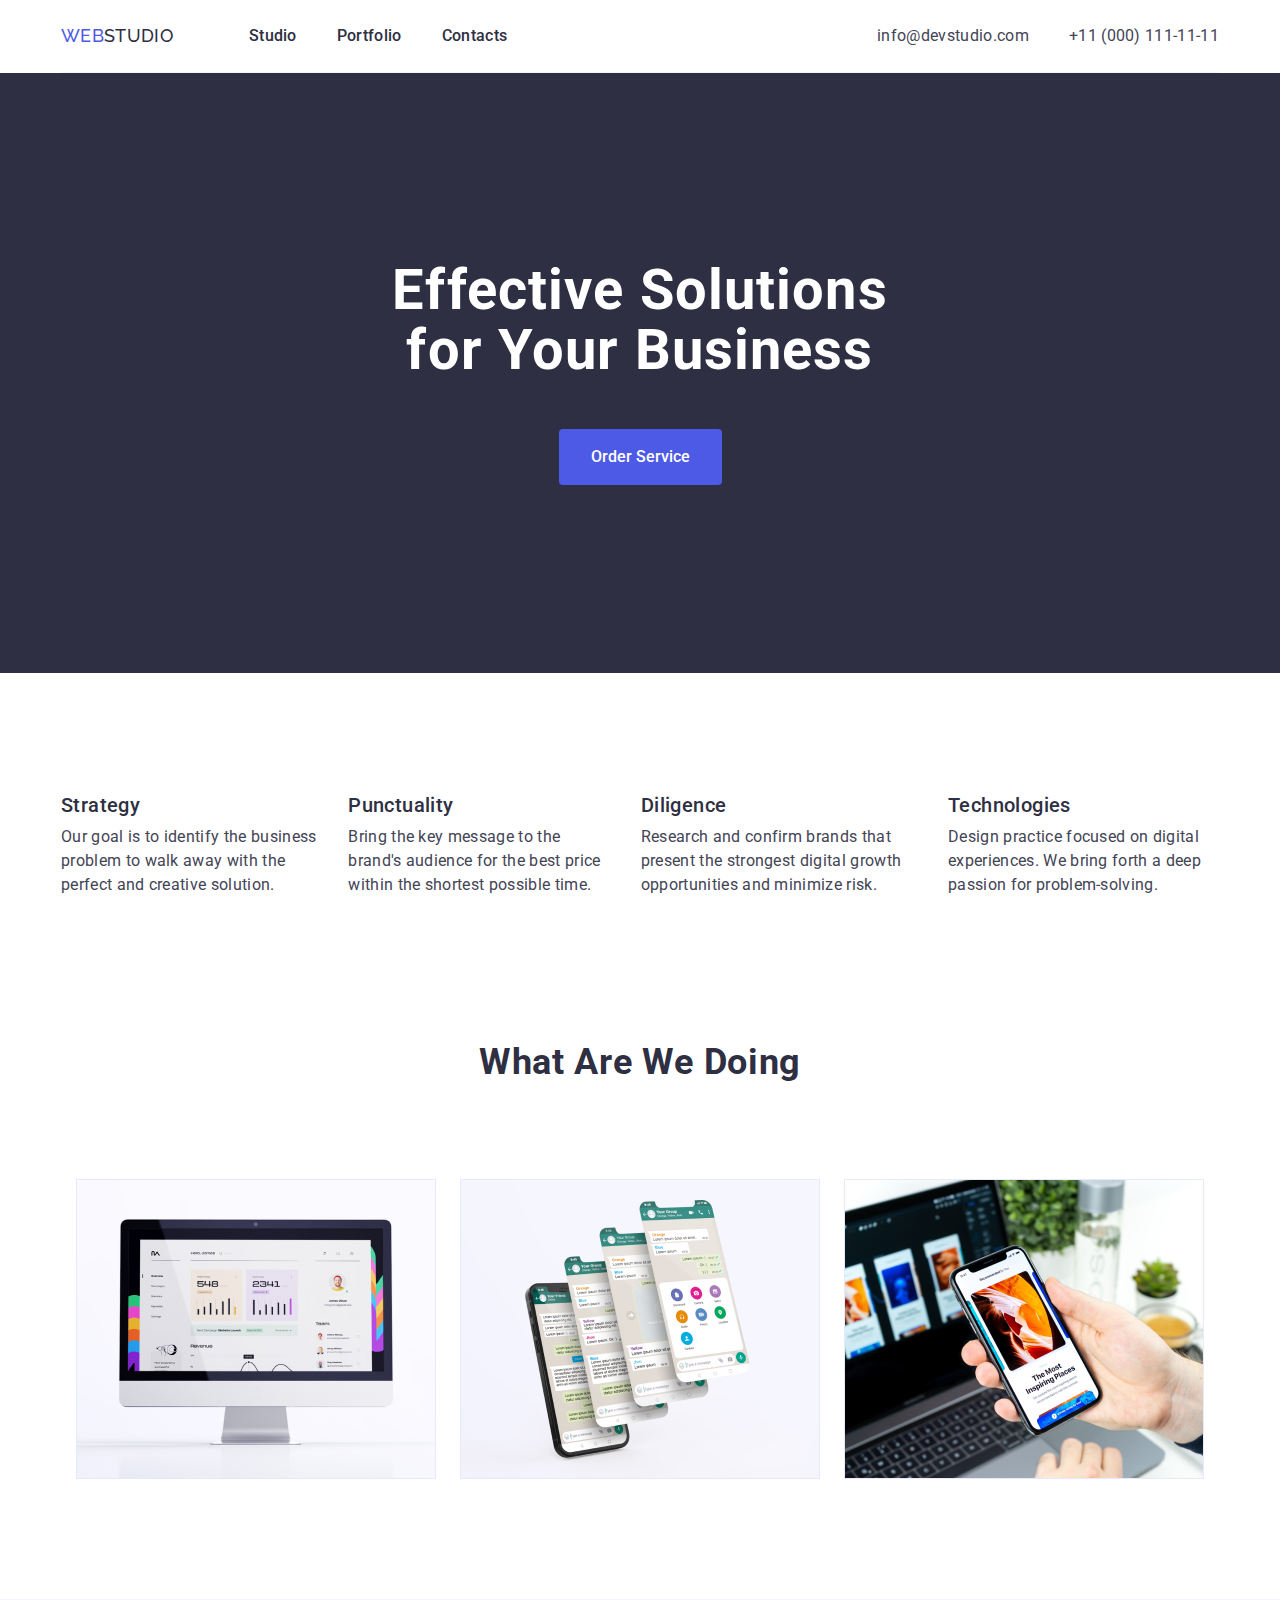
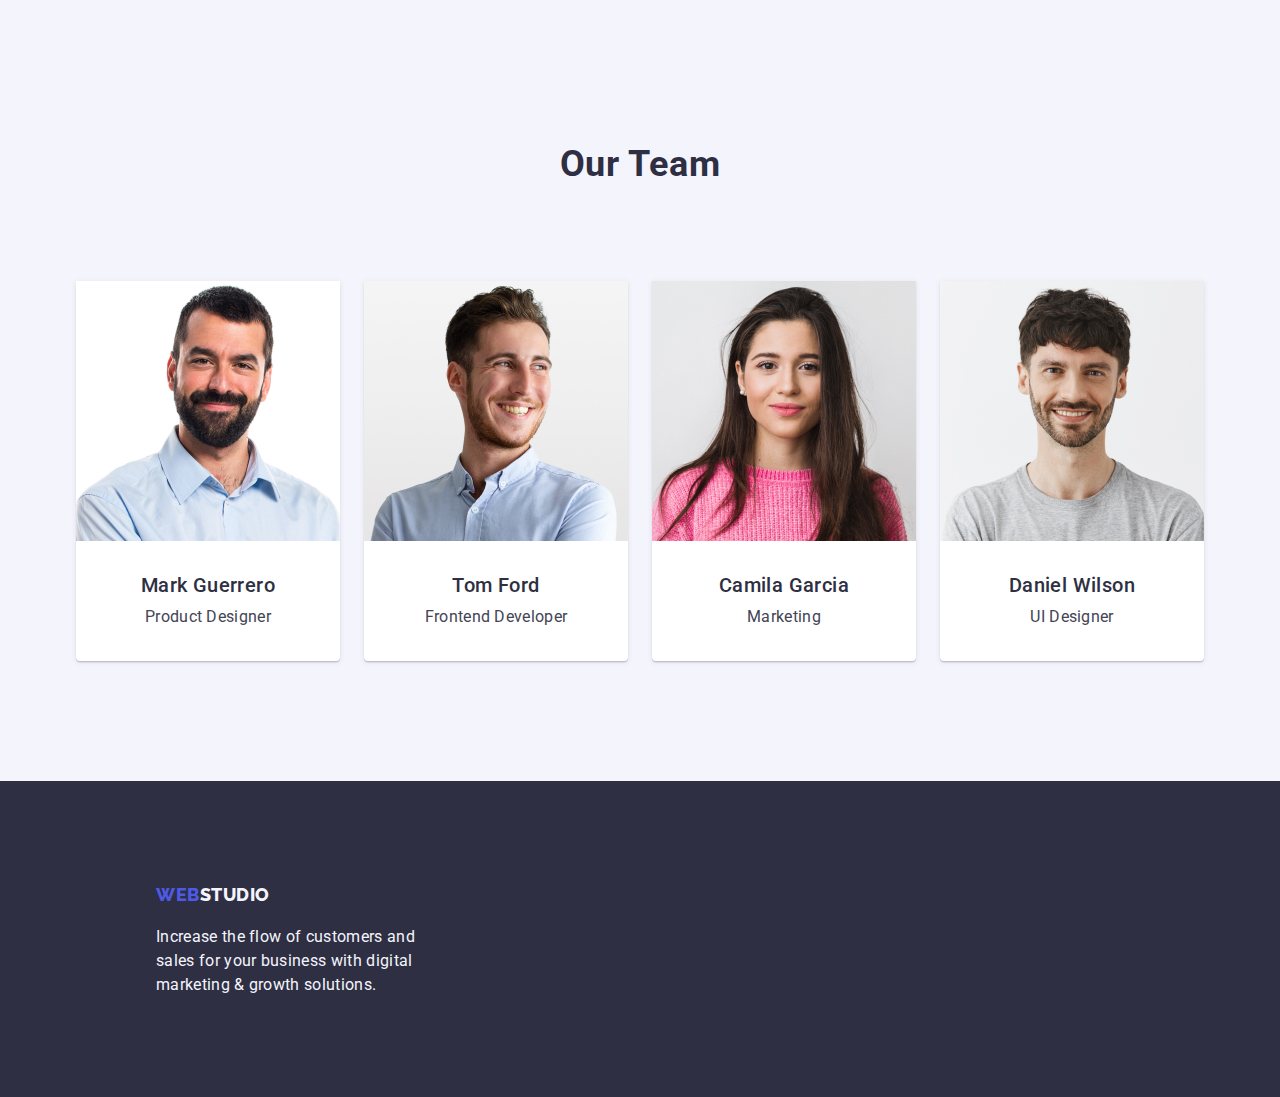
<file: index.html>
<!DOCTYPE html>
<html lang="en">
  <head>
    <meta charset="UTF-8" />
    <meta name="viewport" content="width=device-width, initial-scale=1.0" />

    <title>Homework#3</title>
    <link rel="preconnect" href="https://fonts.googleapis.com" />
    <link rel="preconnect" href="https://fonts.gstatic.com" crossorigin />
    <link
      href="https://fonts.googleapis.com/css2?family=Montserrat:wght@400;700&family=Raleway:wght@800&family=Roboto:wght@400;500;700;900&display=swap"
      rel="stylesheet"
    />
    <link rel="stylesheet" href="./css/styles.css" />
  </head>

  <body>
    <!-- Main Header Section -->
    <header class="hdr container">
      <div class="hdr-container">
        <nav class="hdr-nav">
          <a class="hdr-logo logo" href="./index.html"
            ><span class="logo-web">WEB</span>STUDIO
          </a>
          <ul class="hdr-list list">
            <li>
              <a href="portfolio.html">Studio</a>
            </li>
            <li><a href="portfolio.html">Portfolio</a></li>
            <li><a href="#">Contacts</a></li>
          </ul>
        </nav>
      </div>
      <ul class="contact-list list">
        <li>
          <a href="info@devstudio.com" class="contact">info@devstudio.com</a>
        </li>
        <li>
          <a href="tel:+11(000)111-11-11" class="contact"
            >+11 (000) 111-11-11</a
          >
        </li>
      </ul>
    </header>
    <!-- Hero section-->
    <main>
      <section class="hero">
        <div class="container">
          <h1 class="hero-title">
            Effective Solutions <br />
            for Your Business
          </h1>
          <button class="button" type="button">Order Service</button>
        </div>
      </section>
      <!-- section 1 -->
      <section>
        <div class="container">
          <ul class="adv-section list">
            <li>
              <h3>Strategy</h3>
              <p>
                Our goal is to identify the business problem to walk away with
                the perfect and creative solution.
              </p>
            </li>
            <li>
              <h3>Punctuality</h3>
              <p>
                Bring the key message to the brand's audience for the best price
                within the shortest possible time.
              </p>
            </li>
            <li>
              <h3>Diligence</h3>
              <p>
                Research and confirm brands that present the strongest digital
                growth opportunities and minimize risk.
              </p>
            </li>
            <li>
              <h3>Technologies</h3>
              <p>
                Design practice focused on digital experiences. We bring forth a
                deep passion for problem-solving.
              </p>
            </li>
          </ul>
        </div>
      </section>
      <!-- section 2 -->
      <section class="what-r-we-doing-section section">
        <div class="container">
          <h2 class="what-r-we-doing-section-title center">
            What are we doing
          </h2>
          <ul class="what-list list">
            <li>
              <img src="./images/monitor.jpg" alt="Monitor" width="360" />
            </li>
            <li>
              <img src="./images/cp2.jpg" alt="Cellphone pages" width="360" />
            </li>
            <li>
              <img src="./images/cp.jpg" alt="Holding Cellphone" width="360" />
            </li>
          </ul>
        </div>
      </section>
      <!-- section 3 -->
      <section class="our-team-section section">
        <h2 class="center">Our Team</h2>
        <ul class="our-team-list list">
          <li class="our-team-item">
            <img src="./images/mark.jpg" alt="Mark Guerrero" width="264" />
            <div class="our-team-content">
              <h3 class="our-team-name">Mark Guerrero</h3>
              <p class="our-team-pos">Product Designer</p>
            </div>
          </li>
          <li class="our-team-item">
            <img src="./images/tom.jpg" alt="Tom Ford" width="264" />
            <div class="our-team-content">
              <h3 class="our-team-name">Tom Ford</h3>
              <p class="our-team-pos">Frontend Developer</p>
            </div>
          </li>
          <li class="our-team-item">
            <img src="./images/camila.jpg" alt="Camila Garcia" width="264" />
            <div class="our-team-content">
              <h3 class="our-team-name">Camila Garcia</h3>
              <p class="our-team-pos">Marketing</p>
            </div>
          </li>
          <li class="our-team-item">
            <img src="./images/daniel.jpg" alt="Daniel Wilson" width="264" />
            <div class="our-team-content">
              <h3 class="our-team-name">Daniel Wilson</h3>
              <p class="our-team-pos">UI Designer</p>
            </div>
          </li>
        </ul>
      </section>
    </main>
    <!-- Footer -->
    <footer class="footer">
      <div class="footer-sect">
        <a class="footer-logo logo" href="./index.html">
          <span class="logo-web">WEB</span>STUDIO
        </a>
        <p class="footer-text">
          Increase the flow of customers and <br />
          sales for your business with digital <br />
          marketing & growth solutions.
        </p>
      </div>
    </footer>
  </body>
</html>
</file>
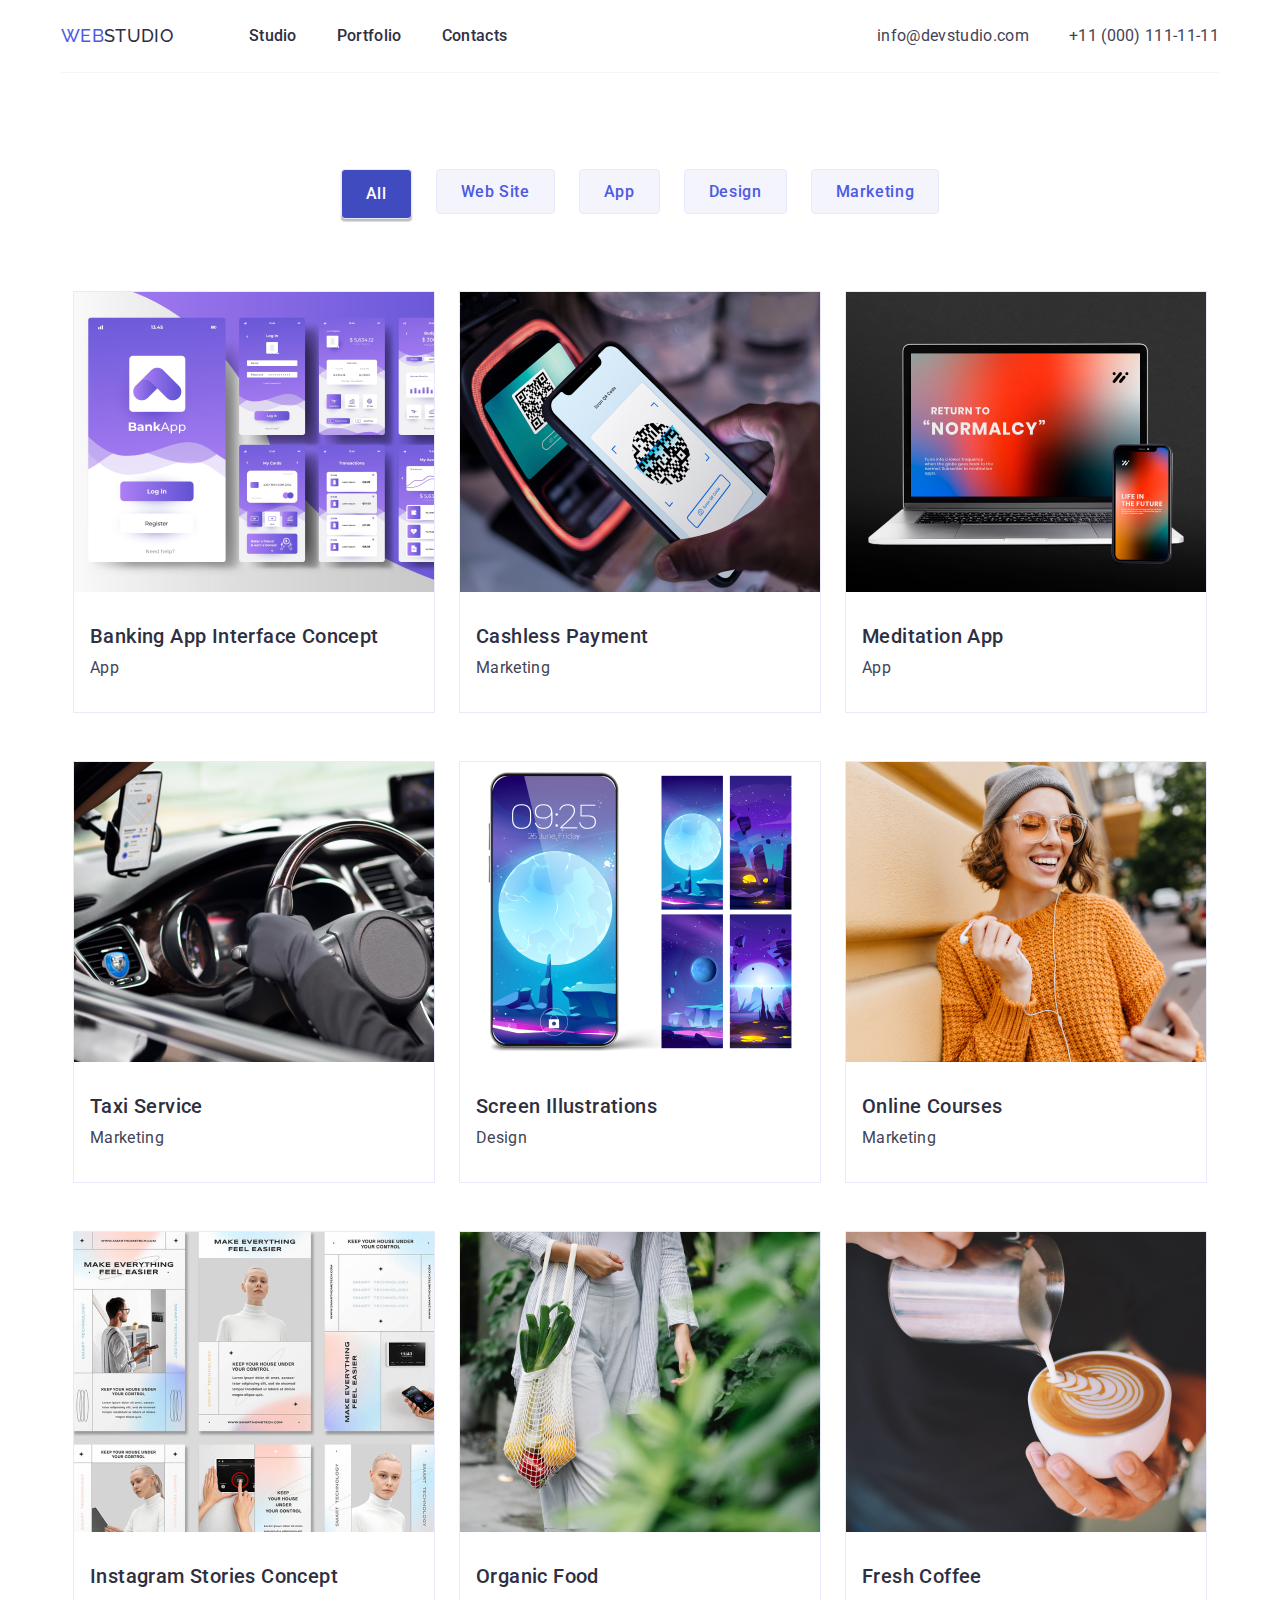
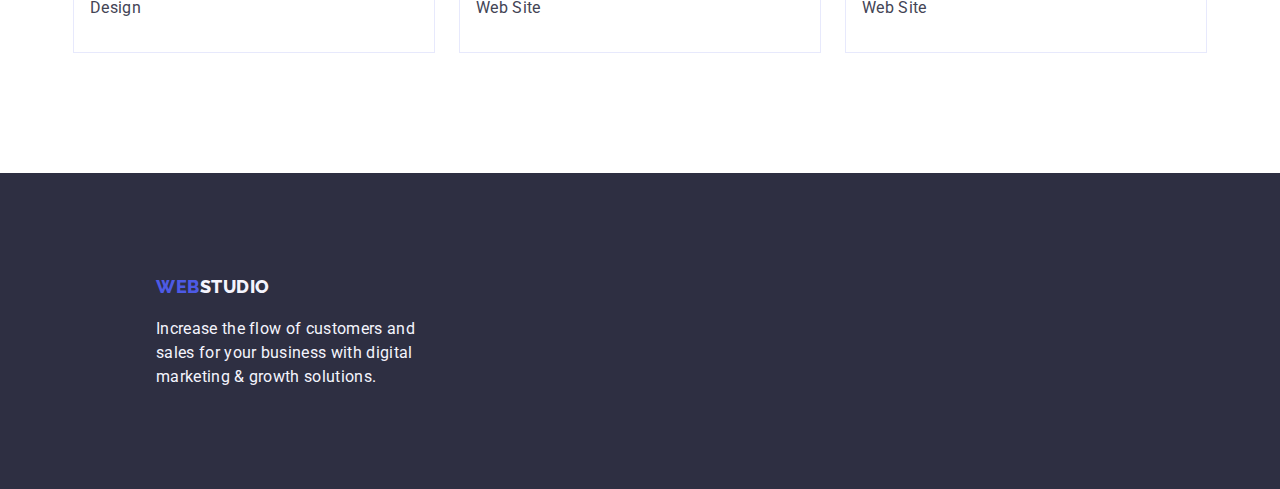
<file: portfolio.html>
<!DOCTYPE html>
<html lang="en">
  <head>
    <meta charset="UTF-8" />
    <meta name="viewport" content="width=device-width, initial-scale=1.0" />
    <title>Portfolio</title>
    <link rel="preconnect" href="https://fonts.googleapis.com" />
    <link rel="preconnect" href="https://fonts.gstatic.com" crossorigin />
    <link
      href="https://fonts.googleapis.com/css2?family=Montserrat:wght@400;700&family=Raleway:wght@800&family=Roboto:wght@400;500;700;900&display=swap"
      rel="stylesheet"
    />
    <link rel="stylesheet" href="./css/styles.css" />
  </head>

  <body>
    <!-- Header -->
    <header class="hdr container">
      <div class="hdr-container">
        <nav class="hdr-nav">
          <a class="hdr-logo logo" href="./index.html"
            ><span class="logo-web">WEB</span>STUDIO
          </a>
          <ul class="hdr-list list">
            <li>
              <a href="portfolio.html">Studio</a>
            </li>
            <li><a href="portfolio.html">Portfolio</a></li>
            <li><a href="#">Contacts</a></li>
          </ul>
        </nav>
      </div>
      <ul class="contact-list list">
        <li>
          <a href="info@devstudio.com" class="contact">info@devstudio.com</a>
        </li>
        <li>
          <a href="tel:+11(000)111-11-11" class="contact"
            >+11 (000) 111-11-11</a
          >
        </li>
      </ul>
    </header>
    <!-- Button section -->
    <section class="portfolio-btn section">
      <div class="btn-container container">
        <ul class="btn-list list">
          <li><button type="button" class="portfolio-btn-item active">All</button></li>
          <li><button type="button" class="portfolio-btn-item">Web Site</button></li>
          <li><button type="button" class="portfolio-btn-item">App</button></li>
          <li><button type="button" class="portfolio-btn-item">Design</button></li>
          <li><button type="button" class="portfolio-btn-item">Marketing</button></li>
        </ul>
      </div>
    </section>

    <!-- Image Section -->
    <section class="portfolio-img-section container">
      <div class="img-container"></div>
        <ul class="img-list list">
          <li class="img-list-item">
            <img
              src="./images/bankapp.jpg"
              width="360"
              alt="Bank apps"
              class="portfolio-img"
            />
            <div class="img-content">
              <h3>Banking App Interface Concept</h3>
              <p>App</p>
            </div>
          </li>
          <li class="img-list-item">
            <img
              src="./images/cpscanner.jpg"
              width="360"
              alt="CP Scanner"
              class="portfolio-img"
            />
            <div class="img-content">
              <h3>Cashless Payment</h3>
              <p>Marketing</p>
            </div>
          </li>
          <li class="img-list-item">
            <img
              src="./images/laptopcp.jpg"
              width="360"
              alt="Laptop and CP"
              class="portfolio-img"
            />
            <div class="img-content"> 
              <h3>Meditation App</h3>
              <p>App</p>
            </div> 
          </li>
        

      
          <li class="img-list-item">
            <img
              src="./images/carcp.jpg"
              width="360"
              alt="Car and CP"
              class="portfolio-img"
            />
            <div class="img-content">
            <h3>Taxi Service</h3>
            <p>Marketing</p>
            </div>
          </li>
          <li class="img-list-item">
            <img
              src="./images/cpwallpaper.jpg"
              width="360"
              alt="Cp Wallpaper"
              class="portfolio-img"
            />
            <div class="img-content">
            <h3>Screen Illustrations</h3>
            <p>Design</p>
            </div>
          </li>
          <li class="img-list-item">
            <img
              src="./images/womancp.jpg"
              width="360"
              alt="Woman and CP"
              class="portfolio-img"
            />
            <div class="img-content">
            <h3>Online Courses</h3>
            <p>Marketing</p>
            </div>
          </li>
        

        
          <li class="img-list-item">
            <img
              src="./images/posters.jpg"
              width="360"
              alt="Posters Collage"
              class="portfolio-img"
            />
            <div class="img-content">
            <h3>Instagram Stories Concept</h3>
            <p>Design</p>
            </div>
          </li>
          <li class="img-list-item">
            <img
              src="./images/womanveggie.jpg"
              width="360"
              alt="Woman and Vegetables"
              class="portfolio-img"
            />
            <div class="img-content">
            <h3>Organic Food</h3>
            <p>Web Site</p>
            </div>
          </li>
          <li class="img-list-item">
            <img
              src="./images/coffee.jpg"
              width="360"
              alt="Latte Art"
              class="portfolio-img"
            />
            <div class="img-content">
            <h3>Fresh Coffee</h3>
            <p>Web Site</p>
            </div>
          </li>
        </div>
      </ul>
    </section>

    <footer class="footer">
      <div class="footer-sect">
        <a class="footer-logo logo" href="./index.html">
          <span class="logo-web">WEB</span>STUDIO
        </a>
        <p class="footer-text">
          Increase the flow of customers and <br />
          sales for your business with digital <br />
          marketing & growth solutions.
        </p>
      </div>
    </footer>
  </body>
</html>
</file>
<file: css/styles.css>
* {
  margin: 0;
  padding: 0;
  box-sizing: content-box;
}

:root {
  --IRIS: #4d5ae5;
  --OCEAN: #404bbf;
  --NAVY-BLUE: #2e2f42;
  --SLATE: #434455;
  --LIGHT-SLATE: #8e8f99;
  --CORNFLOWER: #e7e9fc;
  --CLOUD: #f4f4fd;
  --NAVY-BLUE-modal: rgba(46, 47, 66, 0.4);
  --GREY: rgba(46, 47, 66, 0.7);
  --WHITE: #fff;
  --DAIRY: #fcfcfc;
}
/* general styles */
ul {
  list-style-type: none;
}

a {
  text-decoration: none;
}
.list {
  display: flex;
  justify-content: center;
  gap: 24px;
}
.list h3 {
  font-size: 20px;
  font-weight: 500;
  line-height: 1.2;
  letter-spacing: 0.4px;
  margin-bottom: 8px;
}

.list p {
  line-height: 1.5;
  letter-spacing: 0.32px;
  color: var(--SLATE);
  font-size: 16px;
  font-weight: 400;
}
.container {
  width: 1158px;
  margin: auto;
}
.center {
  text-align: center;
  font-size: 36px;
  font-weight: 700;
  line-height: 2.5;
  letter-spacing: 0.72px;
  text-transform: capitalize;
  padding-bottom: 72px;
}
.section {
  padding: 120px 0;
}
img {
  display: block;
  max-width: 100%;
  height: auto;
}
.logo-web {
  color: var(--IRIS);
}

/* End of General styles */

/* body */
body {
  font-family: "roboto", sans serif;
  color: var(--NAVY-BLUE);
}
/*end of body */

/* Main Header Section */
.logo {
  font-family: "raleway", sans-serif;
  font-weight: 800;
  font-size: 18px;
  line-height: 1.31;
  letter-spacing: 0.54px;
  text-transform: uppercase;
  color: var(--IRIS);
}

.hdr {
  padding: 24px 0;
  border-bottom: 1px solid var(--CLOUD);
  background-color: var(--WHITE);
  display: flex;
  justify-content: space-between;
}

nav {
  display: flex;
  gap: 76px;
}
.hdr-list {
  gap: 40px;
}

.hdr a {
  text-decoration: none;
  color: var(--NAVY-BLUE);
  font-weight: 500;
  line-height: 24px;
  letter-spacing: 0.32px;
  display: flex;
}

.contact-list {
  gap: 40px;
  display: inline-flex;
}
.hdr .contact {
  font-weight: 400;
  padding-top: 0%;
  color: var(--SLATE);
  display: flex;
}
.contact:hover,
.contact:focus {
  color: var(--IRIS);
}
a:hover,
a:focus {
  color: var(--IRIS);
}

/* End of Main Header Section */

/*Hero section */

.hero-title {
  font-size: 56px;
  font-weight: 700;
  line-height: 1.07;
  letter-spacing: 1.12px;
  margin-bottom: 48px;
  color: var(--WHITE);
}

.hero {
  padding: 188px 0;
  text-align: center;
  margin-bottom: 120px;
  background-color: var(--NAVY-BLUE);
}
.hero .button {
  color: var(--WHITE);
  background-color: var(--IRIS);
  border: unset;
  border-radius: 4px;
  font-family: "Roboto";
  font-size: 16px;
  font-style: normal;
  font-weight: 500;
  line-height: 1.5;
  padding: 16px 32px;
  text-transform: capitalize;
  cursor: pointer;
}
.hero .button:hover,
.hero .button:focus {
  background-color: var(--OCEAN);
}
/* end of  Hero section */

/* advance section */
/* no styling */
/* end of advance section */

/* What are we doing Section */
/* no styling */
/* end of What are we doing Section */

/* Our team section */

.our-team-section {
  background-color: var(--CLOUD);
  text-align: center;
}

.our-team-item {
  align-items: center;
  background-color: var(--WHITE);
  border-radius: 0px 0px 4px 4px;
  box-shadow: 0px 2px 1px 0px rgba(46, 47, 66, 0.08),
    0px 1px 1px 0px rgba(46, 47, 66, 0.16),
    0px 1px 6px 0px rgba(46, 47, 66, 0.08);
}

.our-team-content {
  padding: 32px 0;
}
/* end of Our team section */

/* portfolio.html */
.portfolio-btn {
  padding: 96px 0px 72px 0px;
}
.btn-list {
  display: flex;
  justify-content: center;
  gap: 24px;
}

.portfolio-btn-item {
  font-family: "roboto", sans-serif;
  font-size: 16px;
  font-weight: 500;
  letter-spacing: 0.64px;
  cursor: pointer;
  background-color: var(--CLOUD);
  color: var(--IRIS);
  border-radius: 4px;
  border: 1px solid var(--CORNFLOWER, #e7e9fc);
  padding: 12px 24px;
}

.portfolio-btn-item.active {
  line-height: 1.5;
  color: var(--WHITE);
  background: var(--OCEAN, #404bbf);
  box-shadow: 0px 2px 2px 0px rgba(0, 0, 0, 0.12),
    0px 2px 1px 0px rgba(0, 0, 0, 0.08), 0px 3px 1px 0px rgba(0, 0, 0, 0.1);
}

.portfolio-btn-item:hover,
.portfolio-btn-item:focus {
  background-color: var(--OCEAN);
  color: var(--WHITE);
  box-shadow: 0px 2px 2px 0px rgba(0, 0, 0, 0.12),
    0px 2px 1px 0px rgba(0, 0, 0, 0.08), 0px 3px 1px 0px rgba(0, 0, 0, 0.1);
}
/* Portfolio image section */

.portfolio-img-section {
  padding-bottom: 120px;
}

.img-list {

  justify-content: center;
  flex-wrap: wrap;
  column-gap: 24px;
  row-gap: 48px;
}

.img-list-item {
  display: inline-block;
  border: 1px solid var(--CORNFLOWER);
  background-color: var(--WHITE);
}

.img-content {
  padding: 32px 16px;
}

/* end of Portfolio image section */

/* end of portfolio.html */

/* footer */
.footer {
  color: var(--CLOUD);
  line-height: 1.5;
  letter-spacing: 0.32px;
  background-color: var(--NAVY-BLUE);
  padding-top: 101.5px;
}
.footer-sect {
  padding-left: 156px;
}
.footer-logo {
  color: var(--CLOUD);
  padding-top: 101.5px;
}
.footer-text {
  color: var(--CLOUD);
  font-size: 16px;
  line-height: 1.5;
  letter-spacing: 0.32px;
  margin-top: 17.5px;
  padding-bottom: 100px;
}

/* end of footer */
</file>
